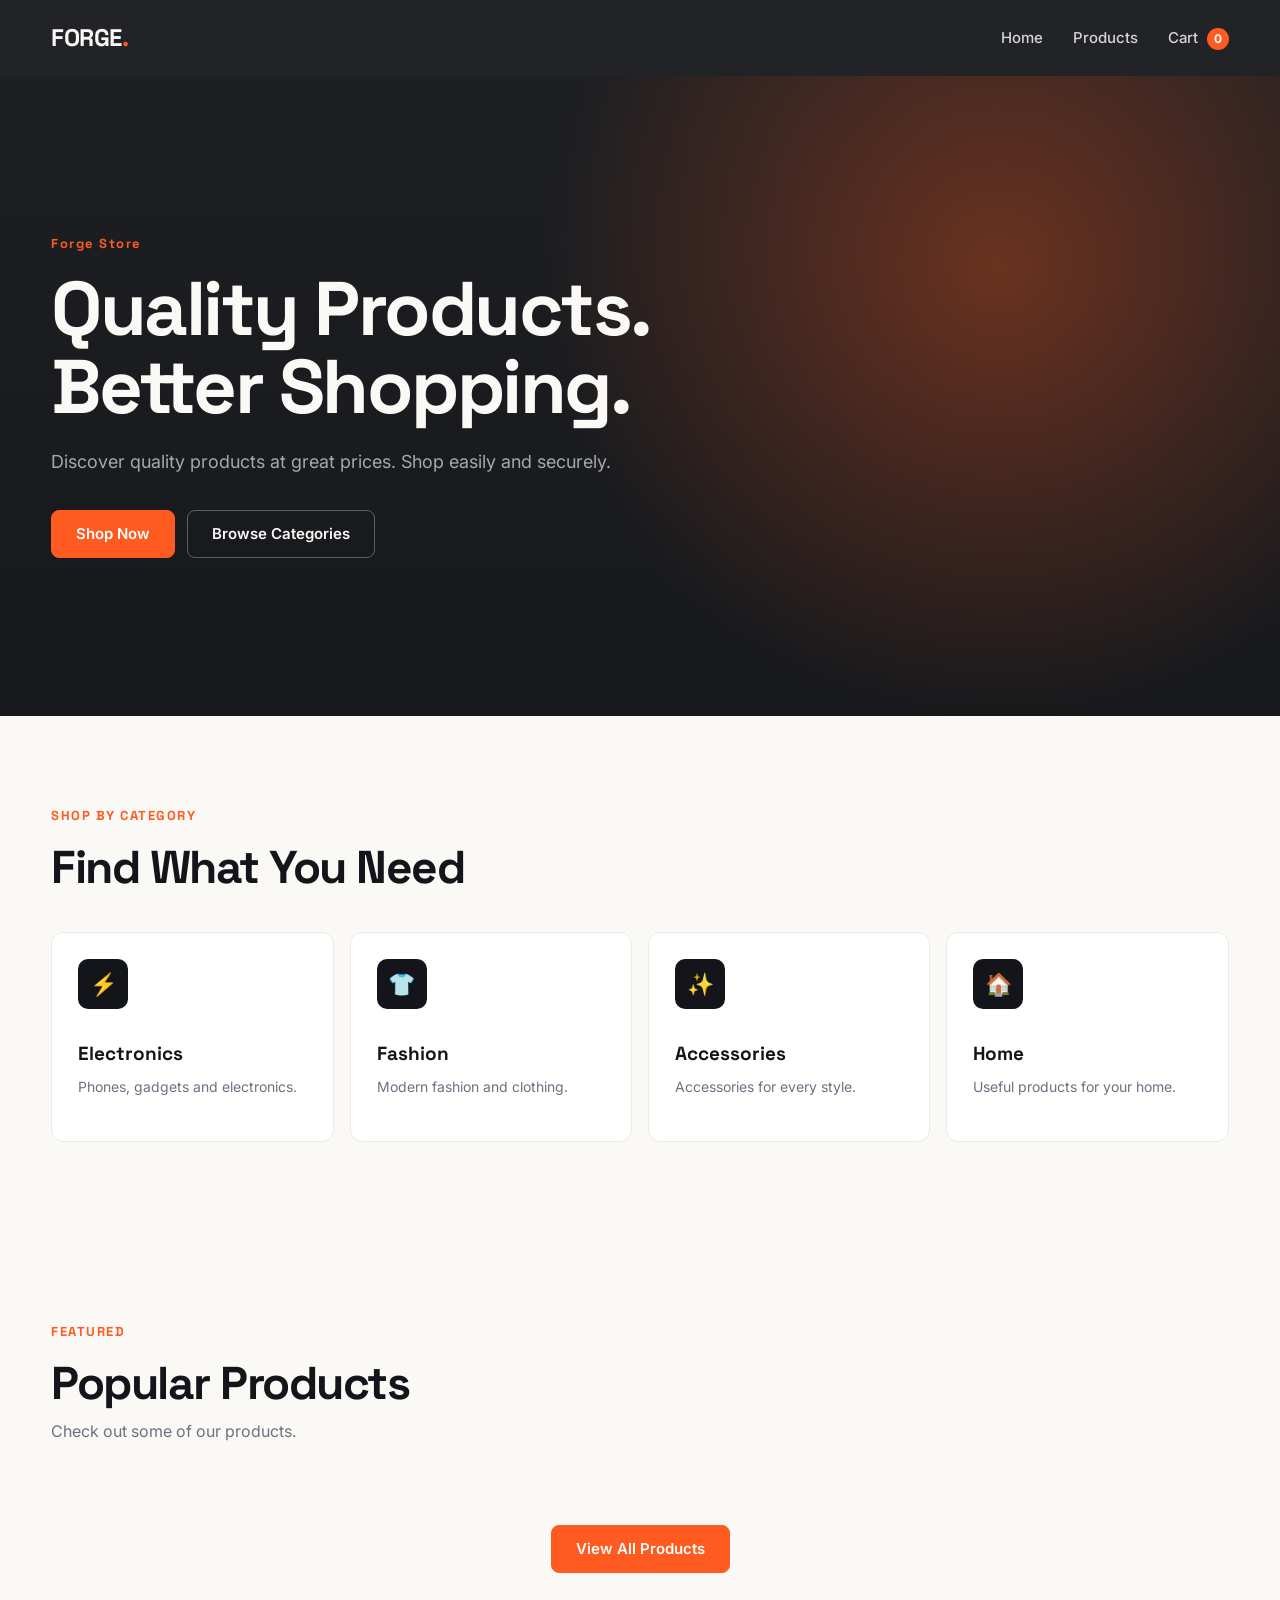
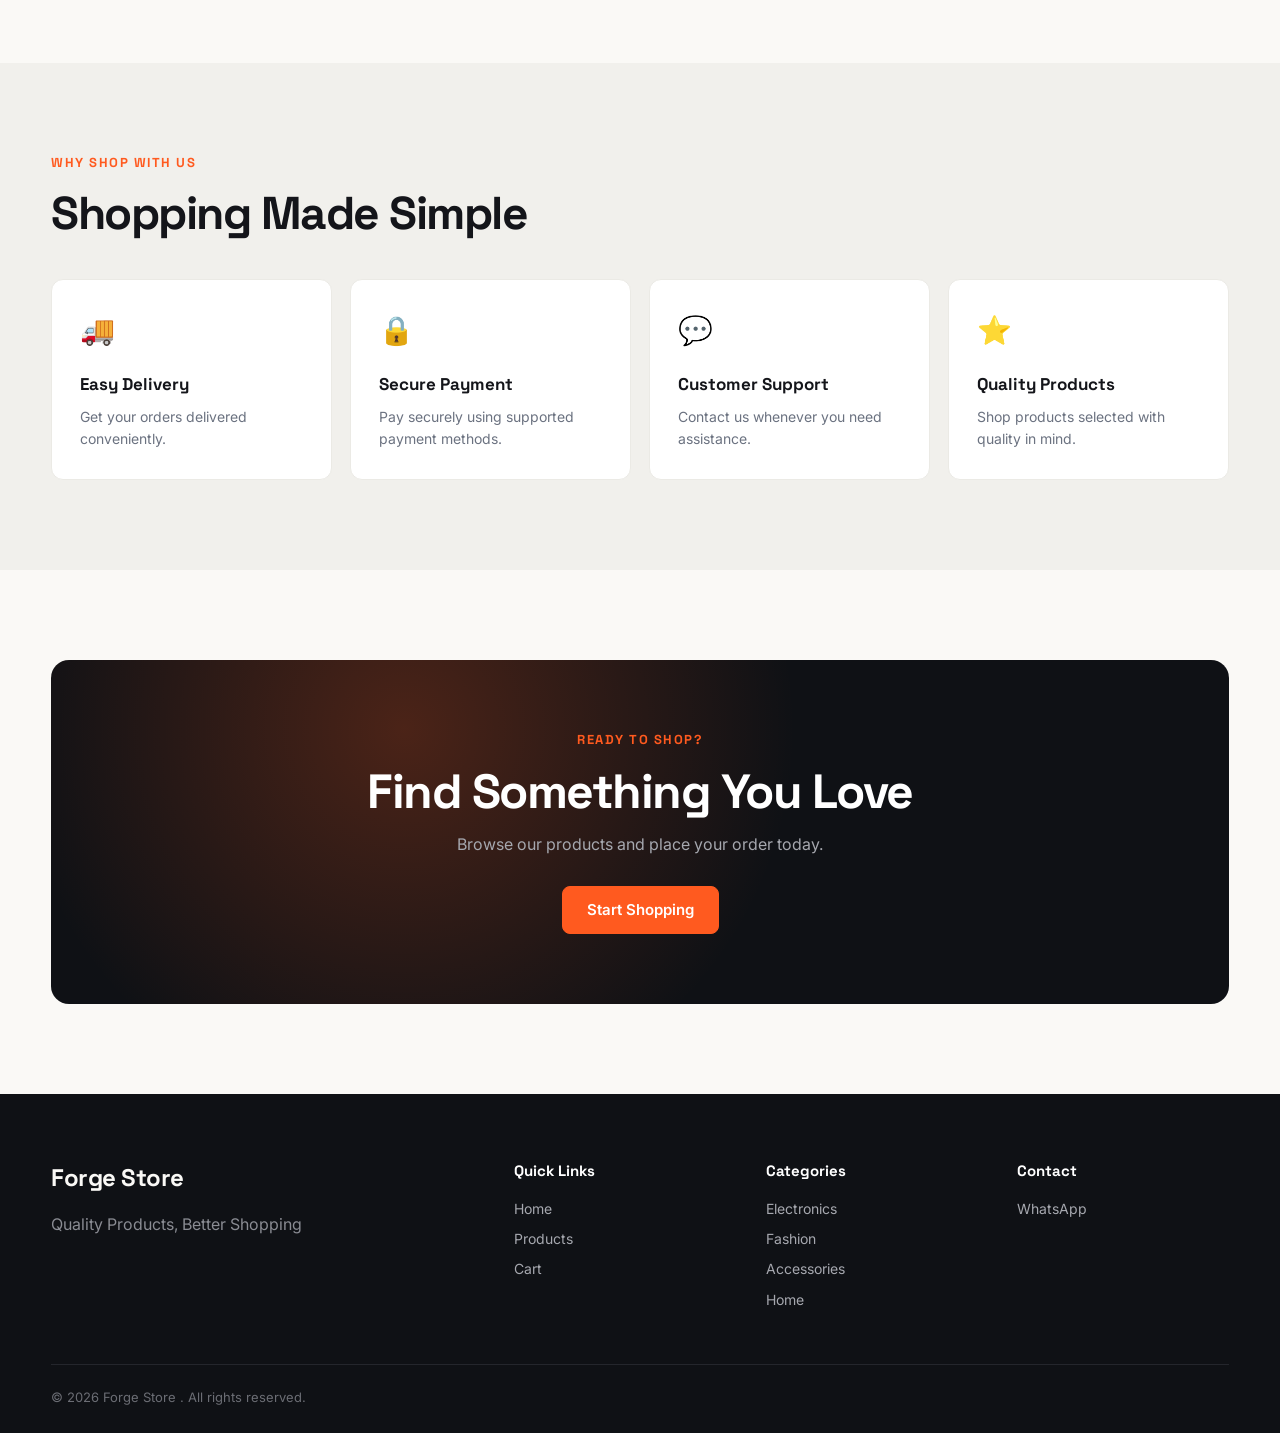
<file: index.html>
<!DOCTYPE html>
<html lang="en">
<head>
    <meta charset="UTF-8">
    <meta name="viewport" content="width=device-width, initial-scale=1.0">

    <title>Forge Store</title>

    <!-- IMPORTANT: CSS is inside public/css/ -->
    <link rel="stylesheet" href="css/style.css">
</head>

<body>

<header class="header">
    <div class="container nav">

        <a href="index.html" class="logo" id="storeLogo">
            FORGE<span>.</span>
        </a>

        <nav class="nav-links">
            <a href="index.html">Home</a>
            <a href="products.html">Products</a>
            <a href="cart.html">
                Cart <span id="cartCount">0</span>
            </a>
        </nav>

    </div>
</header>


<main>

    <!-- HERO -->

    <section class="hero">

        <div class="container hero-content">

            <div class="hero-text">

                <p class="eyebrow" id="heroStoreName">
                    FORGE STORE
                </p>

                <h1 id="heroTitle">
                    Quality Products.<br>
                    Better Shopping.
                </h1>

                <p id="heroDescription">
                    Discover quality products at great prices.
                    Shop easily and securely.
                </p>

                <div class="hero-buttons">

                    <a href="products.html" class="btn">
                        Shop Now
                    </a>

                    <a href="#categories" class="btn secondary-btn">
                        Browse Categories
                    </a>

                </div>

            </div>

        </div>

    </section>


    <!-- CATEGORIES -->

    <section class="section" id="categories">

        <div class="container">

            <div class="section-heading">

                <p class="eyebrow">
                    SHOP BY CATEGORY
                </p>

                <h2>
                    Find What You Need
                </h2>

            </div>


            <div class="category-grid">

                <a
                    href="products.html?category=electronics"
                    class="category-card">

                    <div class="category-icon">
                        ⚡
                    </div>

                    <h3>
                        Electronics
                    </h3>

                    <p>
                        Phones, gadgets and electronics.
                    </p>

                </a>


                <a
                    href="products.html?category=fashion"
                    class="category-card">

                    <div class="category-icon">
                        👕
                    </div>

                    <h3>
                        Fashion
                    </h3>

                    <p>
                        Modern fashion and clothing.
                    </p>

                </a>


                <a
                    href="products.html?category=accessories"
                    class="category-card">

                    <div class="category-icon">
                        ✨
                    </div>

                    <h3>
                        Accessories
                    </h3>

                    <p>
                        Accessories for every style.
                    </p>

                </a>


                <a
                    href="products.html?category=home"
                    class="category-card">

                    <div class="category-icon">
                        🏠
                    </div>

                    <h3>
                        Home
                    </h3>

                    <p>
                        Useful products for your home.
                    </p>

                </a>

            </div>

        </div>

    </section>


    <!-- FEATURED PRODUCTS -->

    <section class="section featured-section">

        <div class="container">

            <div class="section-heading">

                <p class="eyebrow">
                    FEATURED
                </p>

                <h2>
                    Popular Products
                </h2>

                <p>
                    Check out some of our products.
                </p>

            </div>


            <div
                class="product-grid"
                id="featuredProducts">

                <!-- Products loaded by JavaScript -->

            </div>


            <div class="center-button">

                <a href="products.html" class="btn">
                    View All Products
                </a>

            </div>

        </div>

    </section>


    <!-- WHY SHOP -->

    <section class="section why-section">

        <div class="container">

            <div class="section-heading">

                <p class="eyebrow">
                    WHY SHOP WITH US
                </p>

                <h2>
                    Shopping Made Simple
                </h2>

            </div>


            <div class="features-grid">

                <div class="feature-card">

                    <div class="feature-icon">
                        🚚
                    </div>

                    <h3>
                        Easy Delivery
                    </h3>

                    <p>
                        Get your orders delivered
                        conveniently.
                    </p>

                </div>


                <div class="feature-card">

                    <div class="feature-icon">
                        🔒
                    </div>

                    <h3>
                        Secure Payment
                    </h3>

                    <p>
                        Pay securely using
                        supported payment methods.
                    </p>

                </div>


                <div class="feature-card">

                    <div class="feature-icon">
                        💬
                    </div>

                    <h3>
                        Customer Support
                    </h3>

                    <p>
                        Contact us whenever
                        you need assistance.
                    </p>

                </div>


                <div class="feature-card">

                    <div class="feature-icon">
                        ⭐
                    </div>

                    <h3>
                        Quality Products
                    </h3>

                    <p>
                        Shop products selected
                        with quality in mind.
                    </p>

                </div>

            </div>

        </div>

    </section>


    <!-- CALL TO ACTION -->

    <section class="cta-section">

        <div class="container">

            <div class="cta-box">

                <p class="eyebrow">
                    READY TO SHOP?
                </p>

                <h2>
                    Find Something You Love
                </h2>

                <p>
                    Browse our products and place
                    your order today.
                </p>

                <a href="products.html" class="btn">
                    Start Shopping
                </a>

            </div>

        </div>

    </section>

</main>


<!-- FOOTER -->

<footer class="footer">

    <div class="container">

        <div class="footer-grid">

            <div>

                <a
                    href="index.html"
                    class="logo"
                    id="footerStoreName">

                    FORGE<span>.</span>

                </a>

                <p id="footerTagline">
                    Quality Products, Better Shopping
                </p>

            </div>


            <div>

                <h3>
                    Quick Links
                </h3>

                <a href="index.html">
                    Home
                </a>

                <a href="products.html">
                    Products
                </a>

                <a href="cart.html">
                    Cart
                </a>

            </div>


            <div>

                <h3>
                    Categories
                </h3>

                <a href="products.html?category=electronics">
                    Electronics
                </a>

                <a href="products.html?category=fashion">
                    Fashion
                </a>

                <a href="products.html?category=accessories">
                    Accessories
                </a>

                <a href="products.html?category=home">
                    Home
                </a>

            </div>


            <div>

                <h3>
                    Contact
                </h3>

                <a
                    href="#"
                    id="whatsappLink"
                    target="_blank">

                    WhatsApp

                </a>

            </div>

        </div>


        <div class="footer-bottom">

            <p>

                © <span id="year"></span>

                <span id="copyrightName">
                    FORGE STORE
                </span>

                . All rights reserved.

            </p>

        </div>

    </div>

</footer>


<!-- ================================
     JAVASCRIPT
================================ -->

<script src="js/config.js"></script>
<script src="js/products.js"></script>
<script src="js/cart.js"></script>


<script>

document.addEventListener(
    "DOMContentLoaded",
    function () {

        /* ============================
           STORE CONFIG
        ============================ */

        if (
            typeof STORE_CONFIG !==
            "undefined"
        ) {

            document.title =
                STORE_CONFIG.name;


            document.getElementById(
                "heroStoreName"
            ).textContent =
                STORE_CONFIG.name;


            document.getElementById(
                "footerStoreName"
            ).textContent =
                STORE_CONFIG.name;


            document.getElementById(
                "footerTagline"
            ).textContent =
                STORE_CONFIG.tagline;


            document.getElementById(
                "copyrightName"
            ).textContent =
                STORE_CONFIG.name;


            if (
                STORE_CONFIG.whatsapp
            ) {

                document.getElementById(
                    "whatsappLink"
                ).href =
                    "https://wa.me/" +
                    STORE_CONFIG.whatsapp;

            }

        }


        /* ============================
           YEAR
        ============================ */

        document.getElementById(
            "year"
        ).textContent =
            new Date().getFullYear();


        /* ============================
           FEATURED PRODUCTS
        ============================ */

        if (
            typeof products !==
            "undefined"
        ) {

            const container =
                document.getElementById(
                    "featuredProducts"
                );


            const featured =
                products.slice(0, 4);


            featured.forEach(
                function (product) {

                    const card =
                        document.createElement(
                            "div"
                        );


                    card.className =
                        "product-card";


                    card.innerHTML = `

                        <div class="product-image">

                            <img
                                src="${product.image}"
                                alt="${product.name}"
                            >

                        </div>


                        <div class="product-info">

                            <h3>
                                ${product.name}
                            </h3>


                            <p class="product-category">
                                ${product.category}
                            </p>


                            <strong class="product-price">

                                ${
                                    STORE_CONFIG.currency
                                }

                                ${Number(
                                    product.price
                                ).toFixed(2)}

                            </strong>


                            <div class="product-actions">

                                <a
                                    href="product.html?id=${product.id}"
                                    class="btn">

                                    View Product

                                </a>

                            </div>

                        </div>

                    `;


                    container.appendChild(
                        card
                    );

                }
            );

        }

    });

</script>

<script src="js/config.js"></script>
<script src="js/products.js"></script>
<script src="js/cart.js"></script>

</body>
</html>
</file>
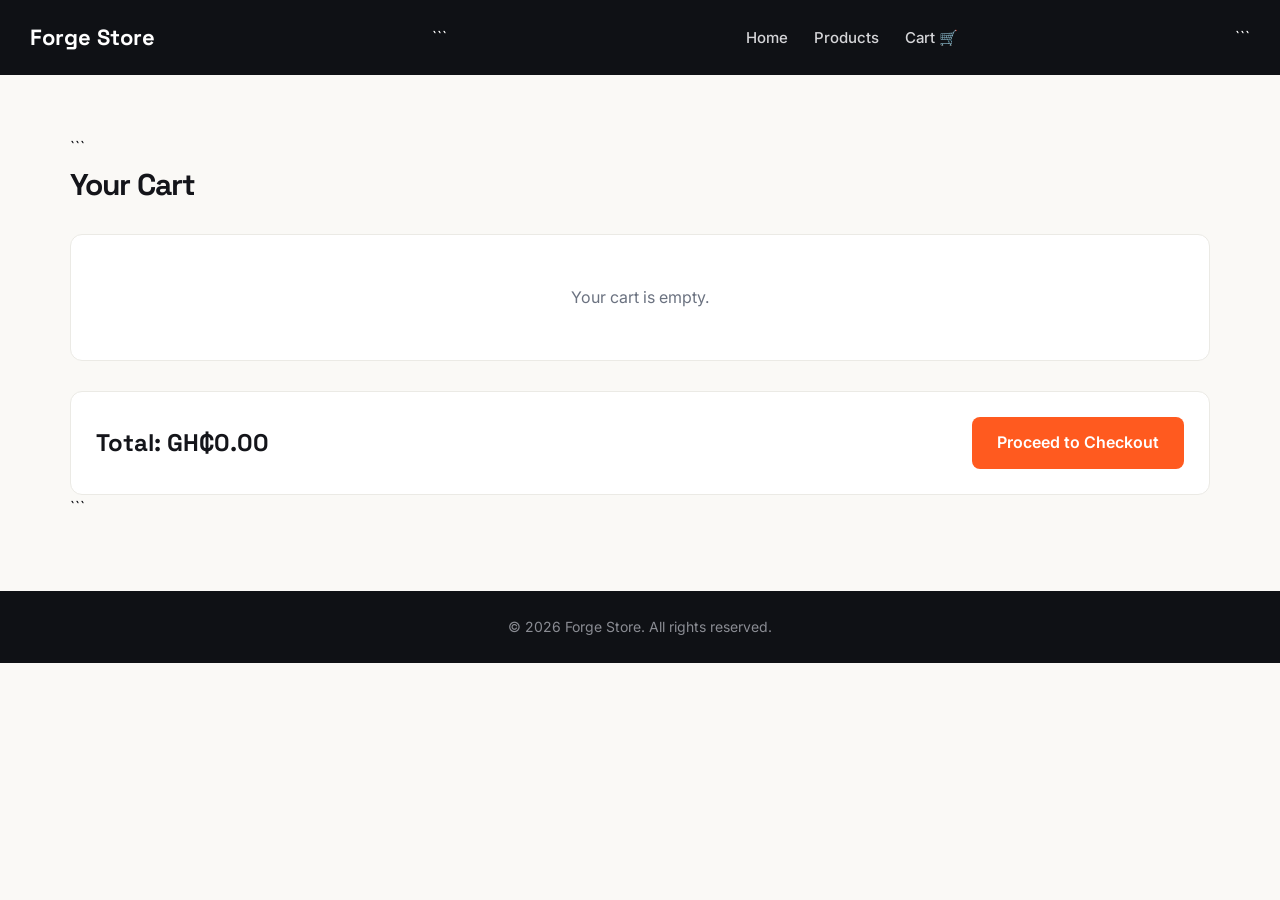
<file: cart.html>
<!DOCTYPE html>

<html lang="en">
<head>
    <meta charset="UTF-8">
    <meta name="viewport" content="width=device-width, initial-scale=1.0">
    <title>Forge Store | Cart</title>
    <link rel="stylesheet" href="css/style.css">
    <style>
        .cart-summary {
            margin-top: 30px;
            background: #ffffff;
            padding: 25px;
            border-radius: 12px;
            text-align: right;
            border: 1px solid #EBEAE5;
        }
        .checkout-btn {
            display: inline-block;
            background: #FF5A1F;
            color: white;
            padding: 13px 25px;
            border-radius: 8px;
            font-weight: 600;
            transition: background 0.18s ease, transform 0.18s ease;
        }
        .checkout-btn:hover {
            background: #E64E17;
            transform: translateY(-2px);
        }
        @media (max-width: 650px) {
            .cart-item { flex-wrap: wrap; }
            .cart-summary { text-align: center; }
        }
    </style>

</head>

<body>

<header>
    <h1>Forge Store</h1>

```
<nav>
    <a href="index.html">Home</a>
    <a href="products.html">Products</a>
    <a href="cart.html">Cart 🛒</a>
</nav>
```

</header>

<main class="cart-container">

```
<h2 class="cart-title">Your Cart</h2>

<div id="cart-items"></div>

<div class="cart-summary">

    <div class="total">
        Total: GH₵<span id="cart-total">0.00</span>
    </div>

    <a href="checkout.html" class="checkout-btn">
        Proceed to Checkout
    </a>

</div>
```

</main>

<footer>
    <p>© 2026 Forge Store. All rights reserved.</p>
</footer>

<script src="js/cart.js"></script>

</body>
</html>
</file>
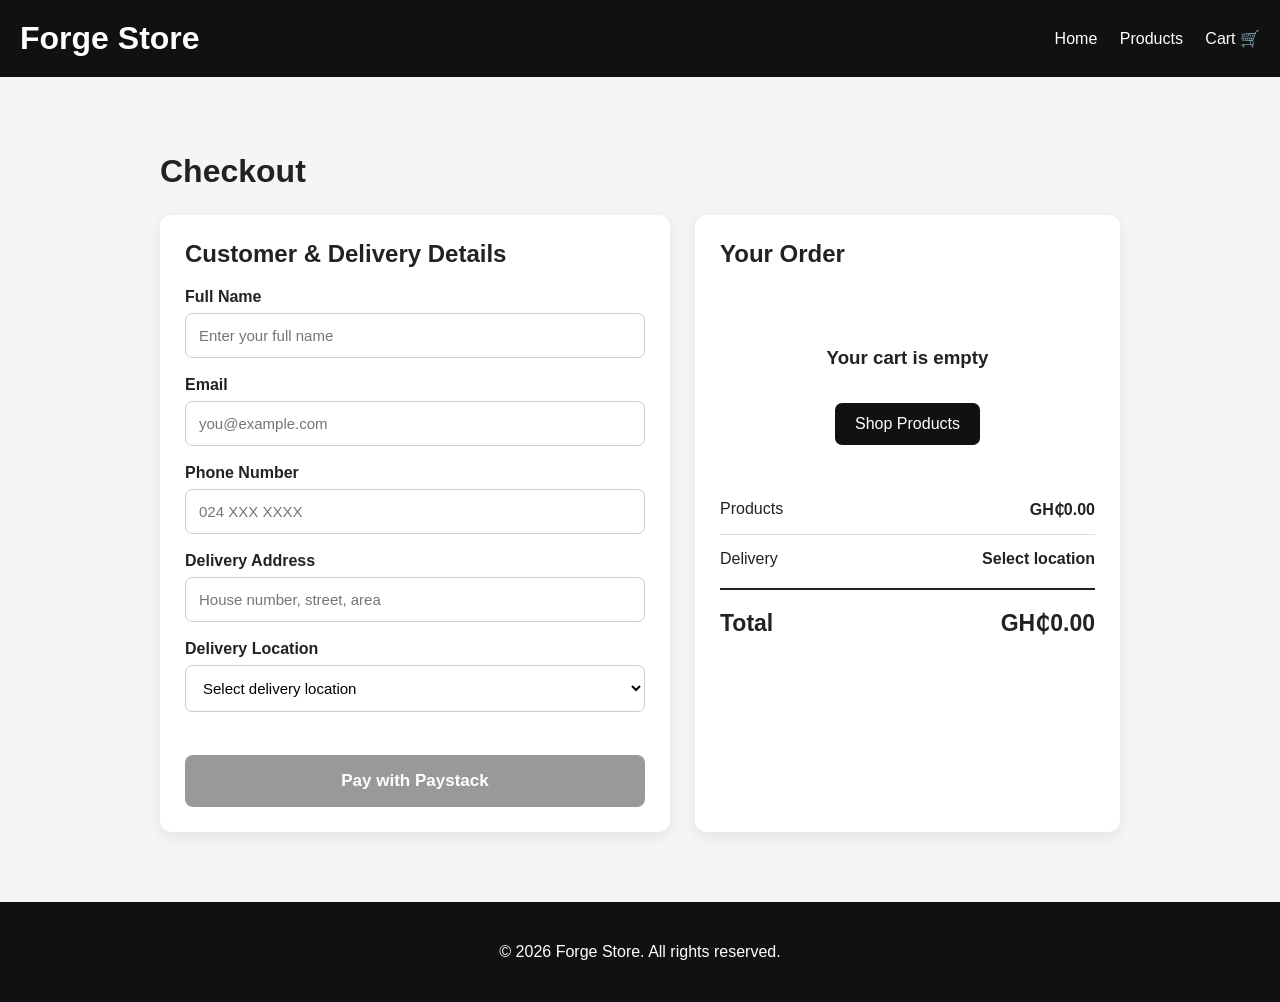
<file: checkout.html>
<!DOCTYPE html>
<html lang="en">
<head>
    <meta charset="UTF-8">
    <meta name="viewport" content="width=device-width, initial-scale=1.0">

    <title>Forge Store | Checkout</title>

    <style>
        * {
            box-sizing: border-box;
        }

        body {
            margin: 0;
            font-family: Arial, sans-serif;
            background: #f5f5f5;
            color: #222;
        }

        header {
            background: #111;
            color: white;
            padding: 20px;
            display: flex;
            justify-content: space-between;
            align-items: center;
        }

        header h1 {
            margin: 0;
        }

        nav a {
            color: white;
            text-decoration: none;
            margin-left: 18px;
        }

        .container {
            max-width: 1000px;
            margin: 35px auto;
            padding: 20px;
        }

        .title {
            margin-bottom: 25px;
        }

        .checkout {
            display: grid;
            grid-template-columns: 1.2fr 1fr;
            gap: 25px;
        }

        .box {
            background: white;
            padding: 25px;
            border-radius: 12px;
            box-shadow: 0 4px 15px rgba(0, 0, 0, 0.08);
        }

        .box h2 {
            margin-top: 0;
            margin-bottom: 20px;
        }

        label {
            display: block;
            font-weight: bold;
            margin-bottom: 7px;
        }

        input,
        select {
            width: 100%;
            padding: 13px;
            margin-bottom: 18px;
            border: 1px solid #ccc;
            border-radius: 7px;
            font-size: 15px;
            background: white;
        }

        select {
            cursor: pointer;
        }

        .order-item {
            padding: 12px 0;
            border-bottom: 1px solid #eee;
            display: flex;
            justify-content: space-between;
            gap: 10px;
        }

        .order-item-name {
            font-weight: bold;
        }

        .order-item-price {
            font-weight: bold;
            white-space: nowrap;
        }

        .summary-row {
            display: flex;
            justify-content: space-between;
            margin-top: 15px;
        }

        .delivery-row {
            margin-top: 15px;
            padding-top: 15px;
            border-top: 1px solid #ddd;
        }

        .grand-total {
            display: flex;
            justify-content: space-between;
            margin-top: 20px;
            padding-top: 20px;
            border-top: 2px solid #222;
            font-size: 23px;
            font-weight: bold;
        }

        .pay-button {
            width: 100%;
            padding: 16px;
            margin-top: 25px;
            border: none;
            border-radius: 8px;
            background: #00a859;
            color: white;
            font-size: 17px;
            font-weight: bold;
            cursor: pointer;
        }

        .pay-button:hover {
            background: #008f4b;
        }

        .pay-button:disabled {
            background: #999;
            cursor: not-allowed;
        }

        #message {
            margin-top: 15px;
            padding: 12px;
            border-radius: 7px;
            display: none;
        }

        .success {
            background: #dff7e8;
            color: #08752c;
            display: block !important;
        }

        .error {
            background: #ffe1e1;
            color: #a40000;
            display: block !important;
        }

        .empty {
            text-align: center;
            padding: 40px;
        }

        .empty a {
            display: inline-block;
            margin-top: 15px;
            padding: 12px 20px;
            background: #111;
            color: white;
            text-decoration: none;
            border-radius: 7px;
        }

        footer {
            margin-top: 50px;
            padding: 25px;
            background: #111;
            color: white;
            text-align: center;
        }

        @media (max-width: 750px) {
            header {
                flex-direction: column;
                gap: 15px;
            }

            nav a {
                margin: 0 7px;
            }

            .checkout {
                grid-template-columns: 1fr;
            }
        }
    </style>
</head>

<body>

<header>
    <h1>Forge Store</h1>

    <nav>
        <a href="index.html">Home</a>
        <a href="products.html">Products</a>
        <a href="cart.html">Cart 🛒</a>
    </nav>
</header>

<main class="container">

    <h1 class="title">Checkout</h1>

    <div id="checkout" class="checkout">

        <!-- CUSTOMER DETAILS -->
        <div class="box">

            <h2>Customer & Delivery Details</h2>

            <form id="checkoutForm">

                <label for="name">Full Name</label>

                <input
                    type="text"
                    id="name"
                    placeholder="Enter your full name"
                    required
                >

                <label for="email">Email</label>

                <input
                    type="email"
                    id="email"
                    placeholder="you@example.com"
                    required
                >

                <label for="phone">Phone Number</label>

                <input
                    type="tel"
                    id="phone"
                    placeholder="024 XXX XXXX"
                    required
                >

                <label for="address">Delivery Address</label>

                <input
                    type="text"
                    id="address"
                    placeholder="House number, street, area"
                    required
                >

                <label for="deliveryLocation">
                    Delivery Location
                </label>

                <select id="deliveryLocation" required>

                    <option value="">
                        Select delivery location
                    </option>

                    <option value="0">
                        Takoradi — FREE
                    </option>

                    <option value="50">
                        Accra — GH₵50
                    </option>

                    <option value="40">
                        Tema — GH₵40
                    </option>

                    <option value="100">
                        Other locations — GH₵100
                    </option>

                </select>

                <button
                    type="submit"
                    id="payButton"
                    class="pay-button"
                >
                    Pay with Paystack
                </button>

            </form>

            <div id="message"></div>

        </div>


        <!-- ORDER SUMMARY -->
        <div class="box">

            <h2>Your Order</h2>

            <div id="cartItems"></div>

            <div class="summary-row">

                <span>Products</span>

                <strong>
                    GH₵<span id="productTotal">0.00</span>
                </strong>

            </div>

            <div class="summary-row delivery-row">

                <span>Delivery</span>

                <strong id="deliveryFee">
                    Select location
                </strong>

            </div>

            <div class="grand-total">

                <span>Total</span>

                <span>
                    GH₵<span id="total">0.00</span>
                </span>

            </div>

        </div>

    </div>

</main>

<footer>
    <p>© 2026 Forge Store. All rights reserved.</p>
</footer>


<script>

    // ==========================================
    // CLOUDFLARE WORKER
    // ==========================================

    const PAYMENT_API =
        "https://forge-store-payment.rampagewwe2.workers.dev";


    // ==========================================
    // GET CART
    // ==========================================

    const cart =
        JSON.parse(
            localStorage.getItem("cart")
        ) || [];


    // ==========================================
    // ELEMENTS
    // ==========================================

    const cartItems =
        document.getElementById("cartItems");

    const productTotalElement =
        document.getElementById("productTotal");

    const deliveryFeeElement =
        document.getElementById("deliveryFee");

    const totalElement =
        document.getElementById("total");

    const deliveryLocation =
        document.getElementById("deliveryLocation");

    const form =
        document.getElementById("checkoutForm");

    const payButton =
        document.getElementById("payButton");

    const message =
        document.getElementById("message");


    // ==========================================
    // QUANTITY
    // ==========================================

    function getQuantity(item) {

        return Number(item.quantity) || 1;

    }


    // ==========================================
    // PRODUCT TOTAL
    // ==========================================

    function calculateProductTotal() {

        return cart.reduce(
            function(total, item) {

                return total +
                    Number(item.price) *
                    getQuantity(item);

            },
            0
        );

    }


    // ==========================================
    // DELIVERY FEE
    // ==========================================

    function getDeliveryFee() {

        if (deliveryLocation.value === "") {
            return 0;
        }

        return Number(
            deliveryLocation.value
        );

    }


    // ==========================================
    // UPDATE TOTALS
    // ==========================================

    function updateTotals() {

        const productTotal =
            calculateProductTotal();

        const deliveryFee =
            getDeliveryFee();

        const finalTotal =
            productTotal + deliveryFee;


        productTotalElement.textContent =
            productTotal.toFixed(2);


        if (deliveryLocation.value === "") {

            deliveryFeeElement.textContent =
                "Select location";

        }

        else if (deliveryFee === 0) {

            deliveryFeeElement.textContent =
                "FREE";

        }

        else {

            deliveryFeeElement.textContent =
                "GH₵" +
                deliveryFee.toFixed(2);

        }


        totalElement.textContent =
            finalTotal.toFixed(2);

    }


    // ==========================================
    // DISPLAY CART
    // ==========================================

    function displayCart() {

        if (cart.length === 0) {

            cartItems.innerHTML = `

                <div class="empty">

                    <h3>
                        Your cart is empty
                    </h3>

                    <a href="products.html">
                        Shop Products
                    </a>

                </div>

            `;

            payButton.disabled = true;

            return;

        }


        cartItems.innerHTML = "";


        cart.forEach(function(item) {

            const quantity =
                getQuantity(item);

            const itemTotal =
                Number(item.price) *
                quantity;


            cartItems.innerHTML += `

                <div class="order-item">

                    <div>

                        <div class="order-item-name">
                            ${item.name}
                        </div>

                        <small>
                            ${quantity} ×
                            GH₵${Number(item.price).toFixed(2)}
                        </small>

                    </div>

                    <div class="order-item-price">
                        GH₵${itemTotal.toFixed(2)}
                    </div>

                </div>

            `;

        });

    }


    // ==========================================
    // DELIVERY CHANGE
    // ==========================================

    deliveryLocation.addEventListener(
        "change",
        updateTotals
    );


    // ==========================================
    // PAYMENT
    // ==========================================

    form.addEventListener(
        "submit",
        async function(event) {

            event.preventDefault();


            if (cart.length === 0) {

                message.textContent =
                    "Your cart is empty.";

                message.className =
                    "error";

                return;

            }


            if (deliveryLocation.value === "") {

                message.textContent =
                    "Please select a delivery location.";

                message.className =
                    "error";

                return;

            }


            const name =
                document
                    .getElementById("name")
                    .value
                    .trim();


            const email =
                document
                    .getElementById("email")
                    .value
                    .trim();


            const phone =
                document
                    .getElementById("phone")
                    .value
                    .trim();


            const address =
                document
                    .getElementById("address")
                    .value
                    .trim();


            const location =
                deliveryLocation
                    .options[
                        deliveryLocation.selectedIndex
                    ]
                    .text;


            const productTotal =
                calculateProductTotal();


            const deliveryFee =
                getDeliveryFee();


            const finalTotal =
                productTotal + deliveryFee;


            payButton.disabled = true;

            payButton.textContent =
                "Connecting to Paystack...";


            message.style.display =
                "none";


            try {

                const response =
                    await fetch(
                        PAYMENT_API,
                        {
                            method: "POST",

                            headers: {
                                "Content-Type":
                                    "application/json"
                            },

                            body: JSON.stringify({

                                email: email,

                                amount: finalTotal,

                                customerName: name,

                                phone: phone,

                                address: address,

                                deliveryLocation:
                                    location,

                                deliveryFee:
                                    deliveryFee,

                                cart: cart

                            })

                        }
                    );


                const data =
                    await response.json();


                console.log(
                    "PAYSTACK RESPONSE:",
                    data
                );


                if (
                    !data.status ||
                    !data.data ||
                    !data.data.authorization_url
                ) {

                    throw new Error(
                        data.message ||
                        "Unable to create Paystack payment."
                    );

                }


                // ==========================================
                // SAVE ORDER
                // ==========================================

                localStorage.setItem(
                    "pendingOrder",
                    JSON.stringify({

                        name: name,

                        email: email,

                        phone: phone,

                        address: address,

                        deliveryLocation:
                            location,

                        deliveryFee:
                            deliveryFee,

                        productTotal:
                            productTotal,

                        total:
                            finalTotal,

                        cart:
                            cart,

                        reference:
                            data.data.reference

                    })
                );


                // ==========================================
                // OPEN PAYSTACK
                // ==========================================

                window.location.href =
                    data.data.authorization_url;

            }


            catch (error) {

                console.error(
                    "PAYMENT ERROR:",
                    error
                );


                message.textContent =
                    error.message ||
                    "Unable to process payment.";

                message.className =
                    "error";


                payButton.disabled =
                    false;


                payButton.textContent =
                    "Pay with Paystack";

            }

        }
    );


    // ==========================================
    // START
    // ==========================================

    displayCart();

    updateTotals();

</script>

</body>
</html>
</file>
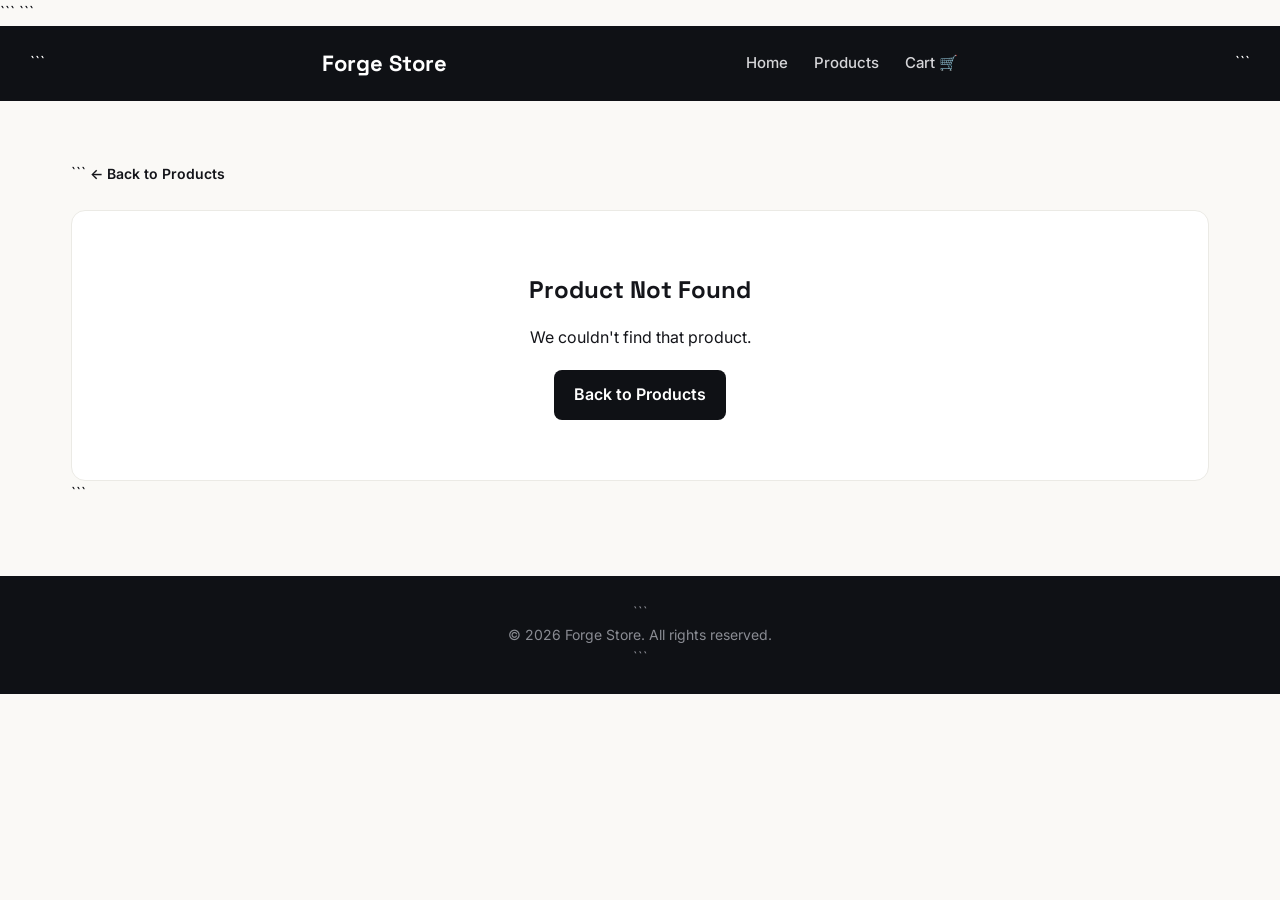
<file: product.html>
<!DOCTYPE html>

<html lang="en">

<head>
    <meta charset="UTF-8">
    <meta name="viewport" content="width=device-width, initial-scale=1.0">

```
<title>Forge Store | Product</title>
<link rel="stylesheet" href="css/style.css">
```

</head>

<body>

<header>

```
<h1>Forge Store</h1>

<nav>
    <a href="index.html">Home</a>
    <a href="products.html">Products</a>
    <a href="cart.html">Cart 🛒</a>
</nav>
```

</header>

<main class="container">

```
<a href="products.html" class="back">
    ← Back to Products
</a>

<div id="product">
    Loading product...
</div>
```

</main>

<footer>

```
<p>© 2026 Forge Store. All rights reserved.</p>
```

</footer>

<script>

const products = [

    {
        id: 1,
        name: "Classic Sneakers",
        price: 250,
        category: "Shoes",
        description: "Comfortable and stylish sneakers for everyday use.",
        image: "https://images.unsplash.com/photo-1542291026-7eec264c27ff?auto=format&fit=crop&w=800&q=80"
    },

    {
        id: 2,
        name: "Stylish Wristwatch",
        price: 180,
        category: "Accessories",
        description: "A stylish wristwatch for everyday wear.",
        image: "https://images.unsplash.com/photo-1524805444758-089113d48a6d?auto=format&fit=crop&w=800&q=80"
    },

    {
        id: 3,
        name: "Premium T-Shirt",
        price: 120,
        category: "Clothing",
        description: "A comfortable premium T-shirt.",
        image: "https://images.unsplash.com/photo-1521572163474-6864f9cf17ab?auto=format&fit=crop&w=800&q=80"
    },

    {
        id: 4,
        name: "Leather Backpack",
        price: 220,
        category: "Bags",
        description: "A stylish backpack for your everyday essentials.",
        image: "https://images.unsplash.com/photo-1553062407-98eeb64c6a62?auto=format&fit=crop&w=800&q=80"
    },

    {
        id: 5,
        name: "Wireless Headphones",
        price: 350,
        category: "Electronics",
        description: "Modern wireless headphones.",
        image: "https://images.unsplash.com/photo-1505740420928-5e560c06d30e?auto=format&fit=crop&w=800&q=80"
    },

    {
        id: 6,
        name: "Classic Sunglasses",
        price: 150,
        category: "Accessories",
        description: "Classic sunglasses with a stylish design.",
        image: "https://images.unsplash.com/photo-1511499767150-a48a237f0083?auto=format&fit=crop&w=800&q=80"
    }

];


let quantity = 1;


// GET PRODUCT ID FROM URL

const urlParams = new URLSearchParams(window.location.search);

const productId = Number(urlParams.get("id"));

const product = products.find(function(item) {

    return item.id === productId;

});


// DISPLAY PRODUCT

const container = document.getElementById("product");


if (!product) {

    container.innerHTML = `

        <div class="not-found">

            <h2>Product Not Found</h2>

            <p>
                We couldn't find that product.
            </p>

            <a href="products.html">
                Back to Products
            </a>

        </div>

    `;

} else {

    container.innerHTML = `

        <div class="product">

            <div class="product-image">

                <img
                    src="${product.image}"
                    alt="${product.name}"
                >

            </div>


            <div class="product-info">

                <span class="category">
                    ${product.category}
                </span>

                <h2>
                    ${product.name}
                </h2>

                <p class="description">
                    ${product.description}
                </p>

                <div class="price">
                    GH₵${product.price.toFixed(2)}
                </div>


                <div class="quantity">

                    <button onclick="changeQuantity(-1)">
                        −
                    </button>

                    <span id="quantity">
                        1
                    </span>

                    <button onclick="changeQuantity(1)">
                        +
                    </button>

                </div>


                <button
                    class="add-cart"
                    onclick="addToCart()"
                >
                    Add to Cart 🛒
                </button>

            </div>

        </div>

    `;

}


// CHANGE QUANTITY

function changeQuantity(amount) {

    quantity += amount;

    if (quantity < 1) {

        quantity = 1;

    }

    document.getElementById("quantity").textContent = quantity;

}


// ADD TO CART

function addToCart() {

    if (!product) {

        return;

    }


    let cart = JSON.parse(
        localStorage.getItem("cart")
    ) || [];


    const existing = cart.find(function(item) {

        return item.id === product.id;

    });


    if (existing) {

        existing.quantity += quantity;

    } else {

        cart.push({

            id: product.id,

            name: product.name,

            price: product.price,

            category: product.category,

            image: product.image,

            quantity: quantity

        });

    }


    localStorage.setItem(
        "cart",
        JSON.stringify(cart)
    );


    alert(
        product.name +
        " added to your cart!"
    );

}

</script>

</body>
</html>
</file>
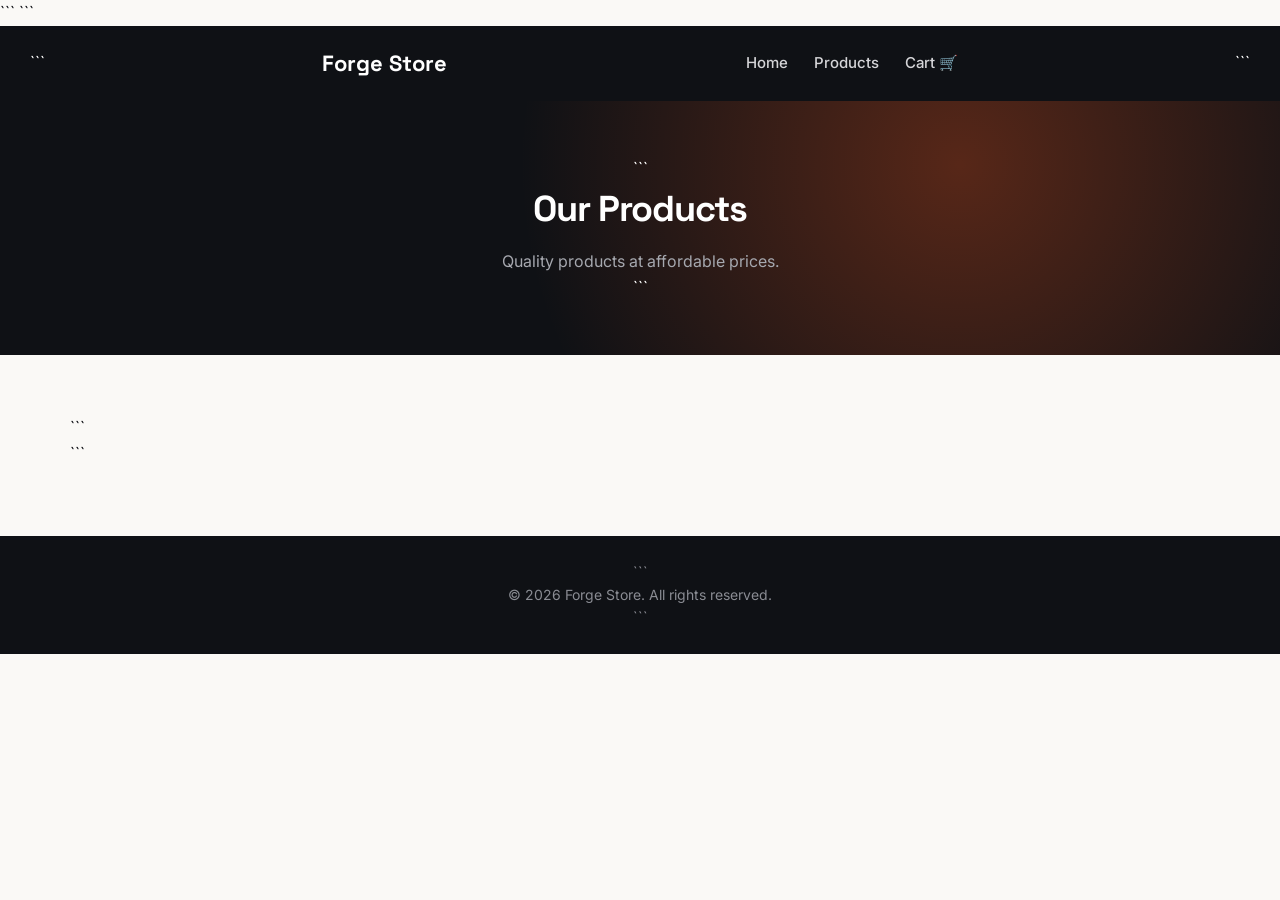
<file: products.html>
<!DOCTYPE html>

<html lang="en">

<head>
    <meta charset="UTF-8">
    <meta name="viewport" content="width=device-width, initial-scale=1.0">

```
<title>Forge Store | Products</title>
<link rel="stylesheet" href="css/style.css">
<style>
    #products {
        display: grid;
        grid-template-columns: repeat(auto-fit, minmax(230px, 1fr));
        gap: 22px;
    }
    .view-product {
        display: block;
        text-align: center;
        background: #14151A;
        color: white;
        padding: 12px;
        border-radius: 8px;
        margin-bottom: 10px;
        font-weight: 600;
        transition: background 0.15s ease;
    }
    .view-product:hover {
        background: #FF5A1F;
    }
</style>
```

</head>

<body>

<header>

```
<h1>Forge Store</h1>

<nav>

    <a href="index.html">Home</a>

    <a href="products.html">Products</a>

    <a href="cart.html">Cart 🛒</a>

</nav>
```

</header>

<section class="page-banner">

```
<h2>Our Products</h2>

<p>Quality products at affordable prices.</p>
```

</section>

<main class="products-container">

```
<!-- PRODUCTS WILL APPEAR HERE -->

<div id="products"></div>
```

</main>

<footer>

```
<p>© 2026 Forge Store. All rights reserved.</p>
```

</footer>

<!-- IMPORTANT -->

<!-- products.js must be inside the js folder -->

<script src="js/products.js"></script>

</body>

</html>
</file>
<file: css/style.css>
/* =========================================
   FONTS
========================================= */

@import url('https://fonts.googleapis.com/css2?family=Space+Grotesk:wght@500;700;800&family=Inter:wght@400;500;600;700&display=swap');

/* =========================================
   RESET
========================================= */

* {
    margin: 0;
    padding: 0;
    box-sizing: border-box;
}

html {
    scroll-behavior: smooth;
}

body {
    font-family: 'Inter', Helvetica, sans-serif;
    background: #FAF9F6;
    color: #14151A;
    line-height: 1.6;
}

h1, h2, h3, .logo {
    font-family: 'Space Grotesk', sans-serif;
}

a {
    color: inherit;
    text-decoration: none;
}

img {
    width: 100%;
    display: block;
}

button,
input,
textarea {
    font: inherit;
}


/* =========================================
   CONTAINER
========================================= */

.container {
    width: min(1180px, 92%);
    margin: auto;
}


/* =========================================
   HEADER
========================================= */

.header {
    background: rgba(15, 17, 21, 0.92);
    backdrop-filter: blur(10px);
    -webkit-backdrop-filter: blur(10px);
    position: sticky;
    top: 0;
    z-index: 1000;
}

.nav {
    min-height: 76px;
    display: flex;
    align-items: center;
    justify-content: space-between;
    gap: 30px;
}

.logo {
    font-size: 24px;
    font-weight: 700;
    letter-spacing: -0.5px;
    color: #FAF9F6;
}

.logo span {
    color: #FF5A1F;
}

.nav-links {
    display: flex;
    align-items: center;
    gap: 30px;
}

.nav-links a {
    font-weight: 500;
    font-size: 15px;
    color: #D5D5D8;
    transition: color 0.2s;
}

.nav-links a:hover {
    color: #FF5A1F;
}

.nav-actions {
    display: flex;
    align-items: center;
}

.cart-link {
    font-weight: 600;
    white-space: nowrap;
}

#cartCount {
    display: inline-flex;
    align-items: center;
    justify-content: center;
    min-width: 22px;
    height: 22px;
    margin-left: 5px;
    padding: 0 6px;
    background: #FF5A1F;
    color: #ffffff;
    border-radius: 50px;
    font-size: 12px;
    font-weight: 700;
}


/* =========================================
   HERO
========================================= */

.hero {
    min-height: 640px;
    display: flex;
    align-items: center;
    position: relative;
    overflow: hidden;
    background-image:
        radial-gradient(circle at 78% 30%, rgba(255, 90, 31, 0.35), transparent 42%),
        linear-gradient(180deg, rgba(15,17,21,0.94) 0%, rgba(15,17,21,0.97) 100%),
        url('https://images.unsplash.com/photo-1518709268805-4e9042af2176?auto=format&fit=crop&w=1600&q=60');
    background-size: cover, cover, cover;
    background-position: center, center, center;
}

.hero-content {
    padding: 100px 0;
    position: relative;
    z-index: 2;
}

.hero-text {
    max-width: 720px;
    opacity: 0;
    transform: translateY(16px);
    animation: heroIn 0.7s ease-out forwards;
}

@keyframes heroIn {
    to {
        opacity: 1;
        transform: translateY(0);
    }
}

@media (prefers-reduced-motion: reduce) {
    .hero-text {
        animation: none;
        opacity: 1;
        transform: none;
    }
}

.eyebrow {
    font-size: 13px;
    font-weight: 700;
    letter-spacing: 1.5px;
    margin-bottom: 16px;
    color: #FF5A1F;
    font-family: 'Space Grotesk', sans-serif;
}

.hero h1 {
    font-size: clamp(42px, 6.5vw, 76px);
    line-height: 1.02;
    letter-spacing: -2.5px;
    margin-bottom: 22px;
    color: #FAF9F6;
    font-weight: 700;
}

.hero p:not(.eyebrow) {
    max-width: 560px;
    font-size: 18px;
    color: #A6A8AF;
    margin-bottom: 34px;
}


/* =========================================
   BUTTONS
========================================= */

.hero-buttons,
.cart-actions,
.product-actions {
    display: flex;
    flex-wrap: wrap;
    gap: 12px;
}

.btn {
    display: inline-flex;
    align-items: center;
    justify-content: center;
    min-height: 48px;
    padding: 0 24px;
    border: 1px solid #FF5A1F;
    border-radius: 8px;
    background: #FF5A1F;
    color: #ffffff;
    font-weight: 600;
    font-size: 15px;
    cursor: pointer;
    transition: transform 0.18s ease, box-shadow 0.18s ease, background 0.18s ease;
}

.btn:hover {
    transform: translateY(-2px);
    background: #E64E17;
    box-shadow: 0 10px 24px rgba(255, 90, 31, 0.35);
}

.secondary-btn {
    background: transparent;
    color: #FAF9F6;
    border: 1px solid rgba(250, 249, 246, 0.3);
}

.secondary-btn:hover {
    background: rgba(250, 249, 246, 0.08);
    box-shadow: none;
    border-color: rgba(250, 249, 246, 0.5);
}


/* =========================================
   SECTIONS
========================================= */

.section {
    padding: 90px 0;
}

.section-heading {
    margin-bottom: 40px;
}

.section-heading h2 {
    font-size: clamp(30px, 4.5vw, 46px);
    line-height: 1.08;
    letter-spacing: -1.5px;
    margin-bottom: 10px;
    font-weight: 700;
}

.section-heading > p:last-child {
    color: #6B7280;
    font-size: 16px;
}


/* =========================================
   CATEGORIES
========================================= */

.category-grid {
    display: grid;
    grid-template-columns: repeat(4, 1fr);
    gap: 16px;
}

.category-card {
    min-height: 210px;
    padding: 26px;
    background: #ffffff;
    border: 1px solid #EBEAE5;
    border-radius: 12px;
    transition: border-color 0.2s ease, transform 0.2s ease;
}

.category-card:hover {
    border-color: #FF5A1F;
    transform: translateY(-4px);
}

.category-icon {
    width: 50px;
    height: 50px;
    display: flex;
    align-items: center;
    justify-content: center;
    background: #14151A;
    border-radius: 10px;
    font-size: 22px;
    margin-bottom: 30px;
}

.category-card h3 {
    margin-bottom: 6px;
    font-size: 19px;
    font-weight: 700;
}

.category-card p {
    color: #6B7280;
    font-size: 14px;
}


/* =========================================
   PRODUCTS
========================================= */

.product-grid {
    display: grid;
    grid-template-columns: repeat(4, 1fr);
    gap: 20px;
}

.product-card {
    background: #ffffff;
    border: 1px solid #EBEAE5;
    border-radius: 12px;
    overflow: hidden;
    transition: border-color 0.2s ease, transform 0.2s ease;
}

.product-card:hover {
    border-color: #FF5A1F;
    transform: translateY(-4px);
}

.product-image {
    aspect-ratio: 1 / 1;
    overflow: hidden;
    background: #F1F0EC;
}

.product-image img {
    height: 100%;
    object-fit: cover;
    transition: transform 0.4s ease;
}

.product-card:hover .product-image img {
    transform: scale(1.05);
}

.product-info {
    padding: 20px;
}

.product-info h3 {
    font-size: 17px;
    margin-bottom: 5px;
    font-weight: 700;
}

.product-category {
    color: #6B7280;
    font-size: 13px;
    margin-bottom: 10px;
    text-transform: capitalize;
}

.product-price {
    display: block;
    font-size: 19px;
    margin-bottom: 18px;
    color: #FF5A1F;
    font-family: 'Space Grotesk', sans-serif;
    font-weight: 700;
}

.product-actions .btn {
    width: 100%;
}


/* =========================================
   CENTER BUTTON
========================================= */

.center-button {
    text-align: center;
    margin-top: 40px;
}


/* =========================================
   FEATURES
========================================= */

.why-section {
    background: #F1F0EC;
}

.features-grid {
    display: grid;
    grid-template-columns: repeat(4, 1fr);
    gap: 18px;
}

.feature-card {
    padding: 28px;
    background: #ffffff;
    border: 1px solid #EBEAE5;
    border-radius: 12px;
}

.feature-icon {
    font-size: 28px;
    margin-bottom: 18px;
}

.feature-card h3 {
    margin-bottom: 8px;
    font-size: 17px;
    font-weight: 700;
}

.feature-card p {
    color: #6B7280;
    font-size: 14px;
}


/* =========================================
   CTA
========================================= */

.cta-section {
    padding: 90px 0;
}

.cta-box {
    padding: 70px 30px;
    text-align: center;
    background: #0F1115;
    background-image: radial-gradient(circle at 30% 20%, rgba(255, 90, 31, 0.25), transparent 45%);
    color: #ffffff;
    border-radius: 18px;
}

.cta-box .eyebrow {
    color: #FF5A1F;
}

.cta-box h2 {
    font-size: clamp(30px, 4.5vw, 48px);
    line-height: 1.05;
    letter-spacing: -1.5px;
    margin-bottom: 15px;
    font-weight: 700;
}

.cta-box p:not(.eyebrow) {
    color: #A6A8AF;
    margin-bottom: 28px;
}

.cta-box .btn {
    background: #FF5A1F;
    color: #ffffff;
    border-color: #FF5A1F;
}


/* =========================================
   PAGE HEADER
========================================= */

.page-header {
    padding: 70px 0;
    background: #0F1115;
    color: #ffffff;
}

.page-header h1 {
    font-size: clamp(38px, 5.5vw, 58px);
    line-height: 1.02;
    letter-spacing: -2px;
    margin-bottom: 12px;
    font-weight: 700;
}

.page-header p:last-child {
    color: #A6A8AF;
}


/* =========================================
   CART
========================================= */

.cart-item {
    display: grid;
    grid-template-columns: 100px 1fr auto auto auto;
    align-items: center;
    gap: 20px;
    padding: 18px;
    margin-bottom: 14px;
    background: #ffffff;
    border: 1px solid #EBEAE5;
    border-radius: 12px;
    transition: border-color 0.2s ease;
}

.cart-item:hover {
    border-color: #D5D5D8;
}

.cart-item-image,
.cart-item img {
    width: 100px;
    height: 100px;
    overflow: hidden;
    border-radius: 8px;
    background: #F1F0EC;
    object-fit: cover;
}

.cart-item-image img {
    height: 100%;
    object-fit: cover;
}

.cart-item-info h3,
.item-info h3 {
    margin-bottom: 5px;
    font-weight: 700;
}

.cart-item-info p,
.item-price {
    color: #FF5A1F;
    font-family: 'Space Grotesk', sans-serif;
    font-weight: 700;
}

.cart-item-controls,
.quantity {
    display: flex;
    align-items: center;
    gap: 12px;
}

.cart-item-controls button,
.quantity button {
    width: 34px;
    height: 34px;
    border: 1px solid #EBEAE5;
    background: #ffffff;
    color: #14151A;
    border-radius: 6px;
    cursor: pointer;
    transition: border-color 0.15s ease, background 0.15s ease;
}

.cart-item-controls button:hover,
.quantity button:hover {
    border-color: #FF5A1F;
    background: #FFF3EE;
}

.cart-item-total {
    white-space: nowrap;
    font-family: 'Space Grotesk', sans-serif;
    font-weight: 700;
}

.remove-item,
.remove {
    border: 0;
    background: transparent;
    color: #D00000;
    cursor: pointer;
    font-weight: 600;
    font-size: 14px;
    padding: 8px 12px;
    border-radius: 6px;
    transition: background 0.15s ease;
}

.remove:hover,
.remove-item:hover {
    background: #FDEAEA;
}

.cart-total,
.cart-summary {
    display: flex;
    justify-content: space-between;
    align-items: center;
    padding: 25px 0;
    margin-top: 20px;
    border-top: 1px solid #EBEAE5;
}

.cart-total strong,
.total {
    font-size: 24px;
    font-family: 'Space Grotesk', sans-serif;
    font-weight: 700;
}

/* fallback support for older cart.html markup (#cart-items / .cart-item / .empty) */
#cart-items {
    display: flex;
    flex-direction: column;
    gap: 14px;
}

.empty {
    background: #ffffff;
    border: 1px solid #EBEAE5;
    padding: 50px;
    text-align: center;
    border-radius: 12px;
    color: #6B7280;
}


/* =========================================
   CHECKOUT
========================================= */

.checkout-layout {
    display: grid;
    grid-template-columns: 1.5fr 1fr;
    gap: 24px;
    align-items: start;
}

.checkout-form,
.checkout-summary {
    background: #ffffff;
    padding: 28px;
    border: 1px solid #EBEAE5;
    border-radius: 14px;
}

.checkout-form h2,
.checkout-summary h2 {
    margin-bottom: 22px;
    font-weight: 700;
}

.form-group {
    margin-bottom: 18px;
}

.form-group label {
    display: block;
    margin-bottom: 7px;
    font-weight: 600;
    font-size: 14px;
}

.form-group input,
.form-group textarea {
    width: 100%;
    padding: 12px 14px;
    border: 1px solid #EBEAE5;
    border-radius: 8px;
    outline: none;
    background: #ffffff;
    transition: border-color 0.15s ease;
}

.form-group input:focus,
.form-group textarea:focus {
    border-color: #FF5A1F;
}

.checkout-item {
    display: flex;
    justify-content: space-between;
    gap: 15px;
    padding: 14px 0;
    border-bottom: 1px solid #F1F0EC;
}

.checkout-item p {
    color: #6B7280;
    font-size: 13px;
}

.checkout-total {
    display: flex;
    justify-content: space-between;
    margin-top: 22px;
    padding-top: 18px;
    border-top: 2px solid #0F1115;
}

.checkout-total strong {
    font-size: 22px;
    font-family: 'Space Grotesk', sans-serif;
}


/* =========================================
   PRODUCT DETAIL
========================================= */

.back {
    display: inline-block;
    margin-bottom: 25px;
    color: #14151A;
    font-weight: 600;
    font-size: 14px;
}

.back:hover {
    color: #FF5A1F;
}

.product,
.product-detail {
    background: #ffffff;
    border: 1px solid #EBEAE5;
    border-radius: 16px;
    padding: 30px;
    display: grid;
    grid-template-columns: 1fr 1fr;
    gap: 40px;
}

.product .product-image img,
.product-detail .product-image img {
    width: 100%;
    height: 450px;
    object-fit: cover;
    border-radius: 12px;
}

.category,
.category-pill {
    display: inline-block;
    background: #F1F0EC;
    padding: 7px 14px;
    border-radius: 20px;
    font-size: 13px;
    font-weight: 600;
    margin-bottom: 18px;
}

.product-info h2,
.product-detail h2 {
    font-size: 34px;
    margin-bottom: 16px;
    font-weight: 700;
    letter-spacing: -1px;
}

.description {
    color: #6B7280;
    line-height: 1.7;
    margin-bottom: 24px;
}

.price {
    font-size: 28px;
    font-weight: 700;
    color: #FF5A1F;
    margin-bottom: 24px;
    font-family: 'Space Grotesk', sans-serif;
}

.quantity {
    margin-bottom: 24px;
}

.quantity button {
    font-size: 18px;
}

.quantity span {
    font-size: 18px;
    font-weight: 700;
    min-width: 28px;
    text-align: center;
}

.add-cart {
    width: 100%;
    padding: 15px;
    border: none;
    border-radius: 8px;
    background: #FF5A1F;
    color: white;
    font-size: 16px;
    font-weight: 600;
    cursor: pointer;
    transition: background 0.18s ease, transform 0.18s ease;
}

.add-cart:hover {
    background: #E64E17;
    transform: translateY(-2px);
}

.not-found {
    background: #ffffff;
    border: 1px solid #EBEAE5;
    padding: 60px 20px;
    text-align: center;
    border-radius: 14px;
}

.not-found h2 {
    margin-bottom: 15px;
}

.not-found a {
    display: inline-block;
    margin-top: 20px;
    padding: 12px 20px;
    background: #0F1115;
    color: white;
    border-radius: 8px;
    font-weight: 600;
}


/* =========================================
   STANDALONE PAGE HEADER/NAV (product.html, products.html, cart.html)
========================================= */

header:not(.header) {
    background: #0F1115;
    color: white;
    padding: 20px 30px;
    display: flex;
    justify-content: space-between;
    align-items: center;
    position: sticky;
    top: 0;
    z-index: 1000;
}

header:not(.header) h1 {
    font-size: 22px;
    font-weight: 700;
}

header:not(.header) nav a {
    color: #D5D5D8;
    text-decoration: none;
    margin-left: 22px;
    font-weight: 500;
    font-size: 15px;
    transition: color 0.2s;
}

header:not(.header) nav a:hover {
    color: #FF5A1F;
}

.products-container,
.cart-container,
main.container {
    max-width: 1180px;
    margin: 40px auto;
    padding: 20px;
}

.cart-title,
.products-container > h2 {
    margin-bottom: 25px;
    font-size: 30px;
    font-weight: 700;
    letter-spacing: -1px;
}

/* products.html uses a plain page-banner hero, not the homepage hero — give it its own class instead of overloading .hero */
.page-banner {
    min-height: 0;
    display: block;
    background: #0F1115;
    background-image: radial-gradient(circle at 75% 25%, rgba(255,90,31,0.3), transparent 45%);
    color: white;
    text-align: center;
    padding: 55px 20px;
}

.page-banner h2 {
    font-size: 36px;
    margin-bottom: 10px;
    font-weight: 700;
    letter-spacing: -1px;
}

.page-banner p {
    color: #A6A8AF;
}

footer:not(.footer) {
    margin-top: 50px;
    background: #0F1115;
    color: #8A8C93;
    text-align: center;
    padding: 25px;
    font-size: 14px;
}


/* =========================================
   FOOTER (index.html)
========================================= */

.footer {
    padding: 65px 0 25px;
    background: #0F1115;
    color: #ffffff;
}

.footer-grid {
    display: grid;
    grid-template-columns: 2fr 1fr 1fr 1fr;
    gap: 40px;
}

.footer .logo {
    display: inline-block;
    margin-bottom: 15px;
}

.footer p {
    color: #8A8C93;
}

.footer h3 {
    margin-bottom: 15px;
    font-size: 15px;
    font-weight: 700;
}

.footer a:not(.logo) {
    display: block;
    color: #A6A8AF;
    margin-bottom: 8px;
    font-size: 14px;
    transition: color 0.15s ease;
}

.footer a:hover {
    color: #FF5A1F;
}

.footer-bottom {
    margin-top: 45px;
    padding-top: 22px;
    border-top: 1px solid #24262C;
}

.footer-bottom p {
    color: #6B6D74;
    font-size: 13px;
}


/* =========================================
   MOBILE
========================================= */

@media (max-width: 900px) {

    .category-grid,
    .product-grid,
    .features-grid {
        grid-template-columns: repeat(2, 1fr);
    }

    .checkout-layout {
        grid-template-columns: 1fr;
    }

    .footer-grid {
        grid-template-columns: repeat(2, 1fr);
    }

    .product,
    .product-detail {
        grid-template-columns: 1fr;
        padding: 20px;
    }

    .product .product-image img,
    .product-detail .product-image img {
        height: 320px;
    }
}


@media (max-width: 650px) {

    .nav {
        min-height: 65px;
    }

    .nav-links {
        gap: 12px;
    }

    .nav-links a {
        font-size: 13px;
    }

    .hero {
        min-height: 540px;
    }

    .hero h1 {
        letter-spacing: -1.5px;
    }

    .section {
        padding: 60px 0;
    }

    .category-grid,
    .product-grid,
    .features-grid {
        grid-template-columns: 1fr;
    }

    .cart-item {
        grid-template-columns: 75px 1fr;
    }

    .cart-item-image {
        width: 75px;
        height: 75px;
    }

    .cart-item-controls,
    .cart-item-total,
    .remove-item {
        grid-column: 2;
    }

    .footer-grid {
        grid-template-columns: 1fr;
    }

    .hero-buttons .btn {
        width: 100%;
    }

    header:not(.header) {
        flex-direction: column;
        gap: 15px;
    }
}
</file>
